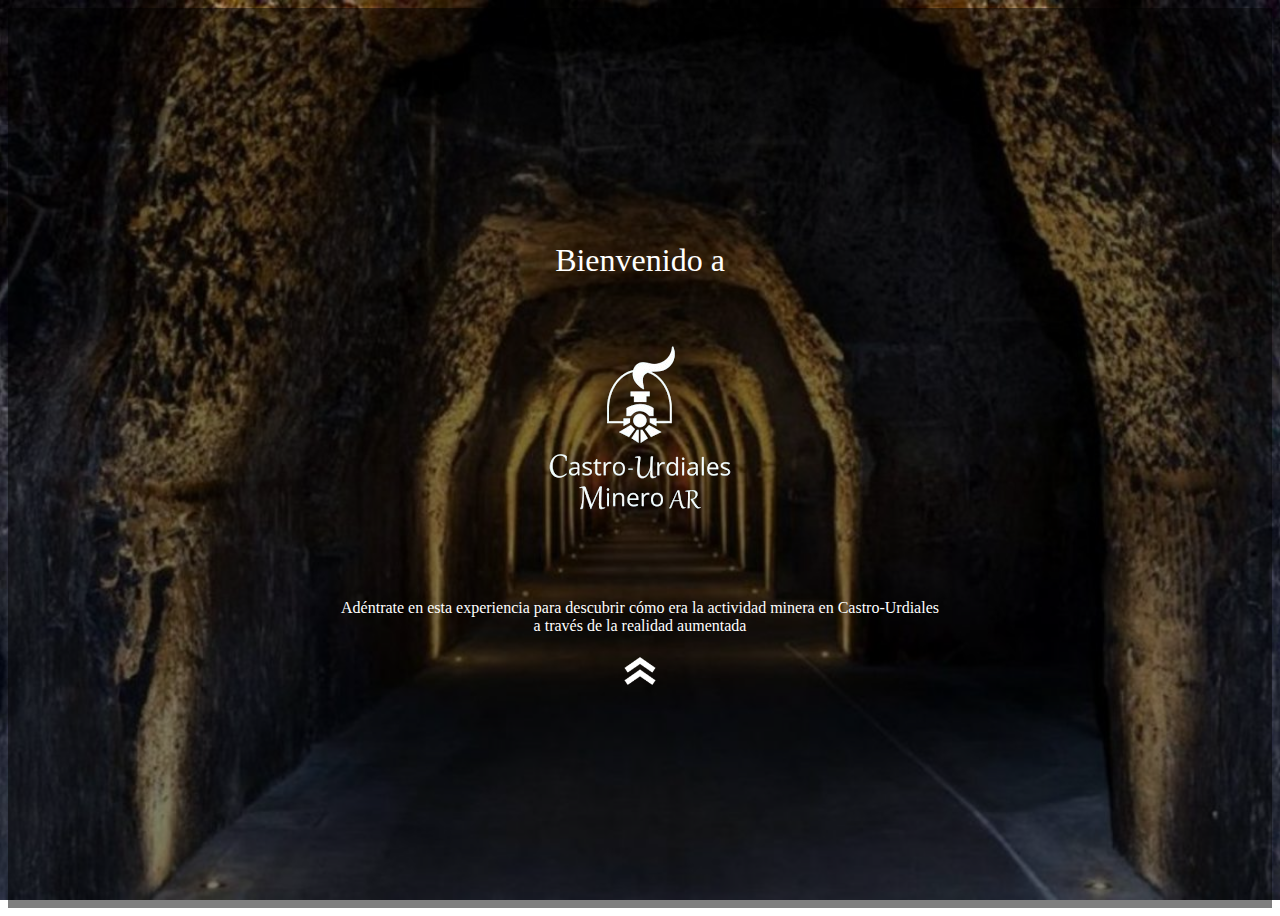
<file: index.html>
<!DOCTYPE html>
<html lang="en">
<head>
    <meta charset="UTF-8">
    <meta name="viewport" content="width=device-width, initial-scale=1.0">
    <link rel="stylesheet" href="index.css">
    <title>Rutas Mineras</title>
</head>
<body>
    <div class="contenedor">
        <h1>Bienvenido a</h1>
        <img src="img/mina.png" alt="Logo Minero AR" class="imagen">
        <p>Adéntrate en esta experiencia para descubrir cómo era la actividad minera en Castro-Urdiales a través de la realidad aumentada</p>
        <a href="mineral.html">
            <img src="img/arriba.png" alt="Ir a la página" class="imagen-boton">
        </a>
    </div>
</body>
</html>
</file>
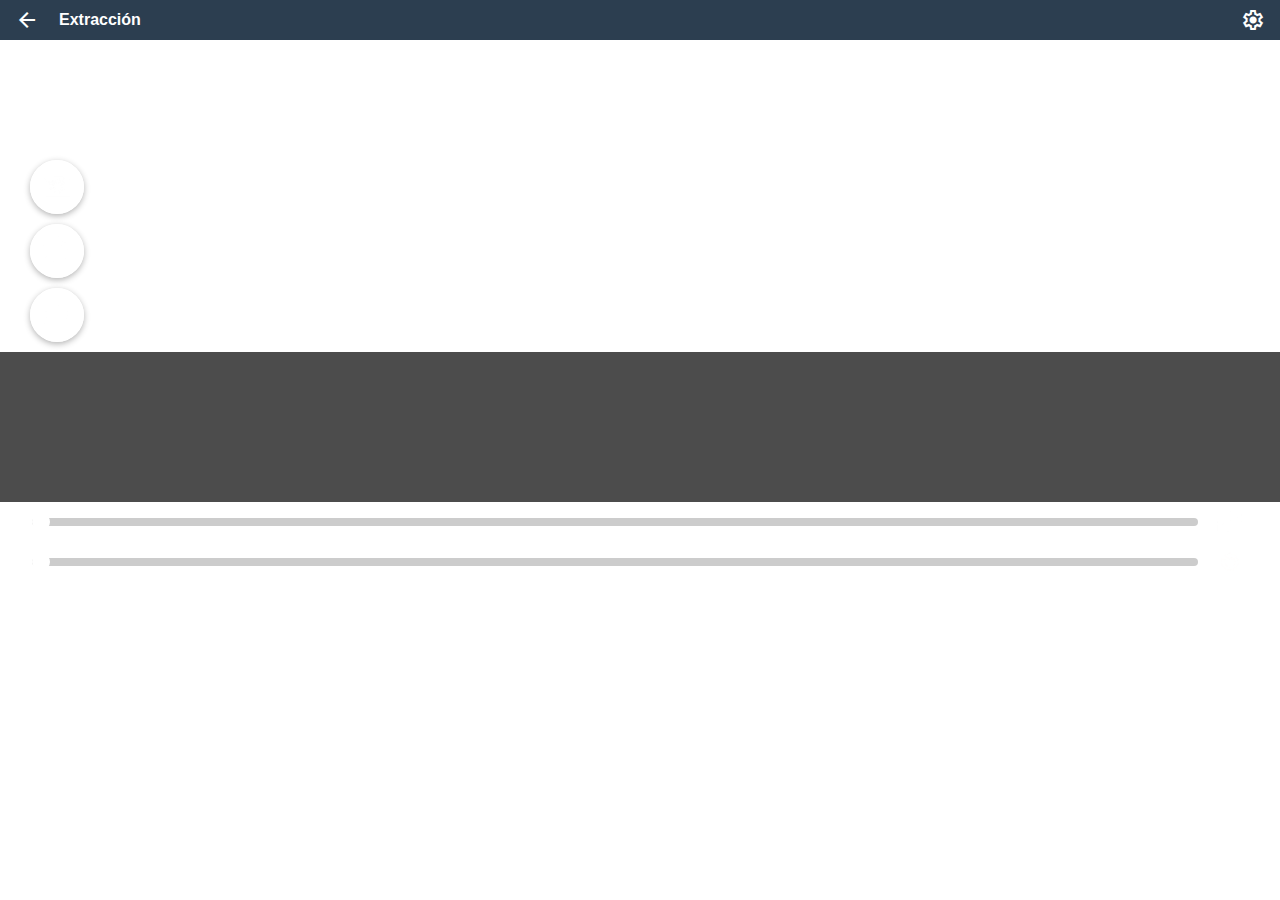
<file: extraccion.html>
<!DOCTYPE html>
<html lang="en">
<head>
    <meta charset="UTF-8">
    <meta name="viewport" content="width=device-width, initial-scale=1.0">
    <link href="https://fonts.googleapis.com/css2?family=Material+Symbols+Outlined" rel="stylesheet">
    <link rel="stylesheet" href="extraccion.css">
    <title>Extracción</title>
</head>
<body>
    <header>
        <span class="material-symbols-outlined icono" id="volver-atras">arrow_back</span>
        <h1 id="titulo">Extracción</h1>
        <span class="material-symbols-outlined icono" id="ajustes-btn">settings</span>
    </header>
    <video id="video" autoplay muted playsinline></video>
    <div class="botones-laterales">
        <img src="img\camara.png" alt="mensaje" class="boton-circular">
        <img src="img\img-altavoz.png" alt="altavoz" class="boton-circular">
        <img src="img\img-bocadillo.png" alt="recargar" class="boton-circular">
    </div>
    <div class="recuadro-texto"></div>
    <div class="slider-1">
        <input type="range" id="zoom" min="0" max="100" value="0">
        <img src="img/zoom.png" alt="Brillo" class="icono-slider">
    </div>
    <div class="slider-2">
        <input type="range" id="recargar" min="0" max="100" value="0">
        <img src="img/recargar.png" alt="Recargar" class="icono-slider">
    </div>
</body>
</html>
</file>
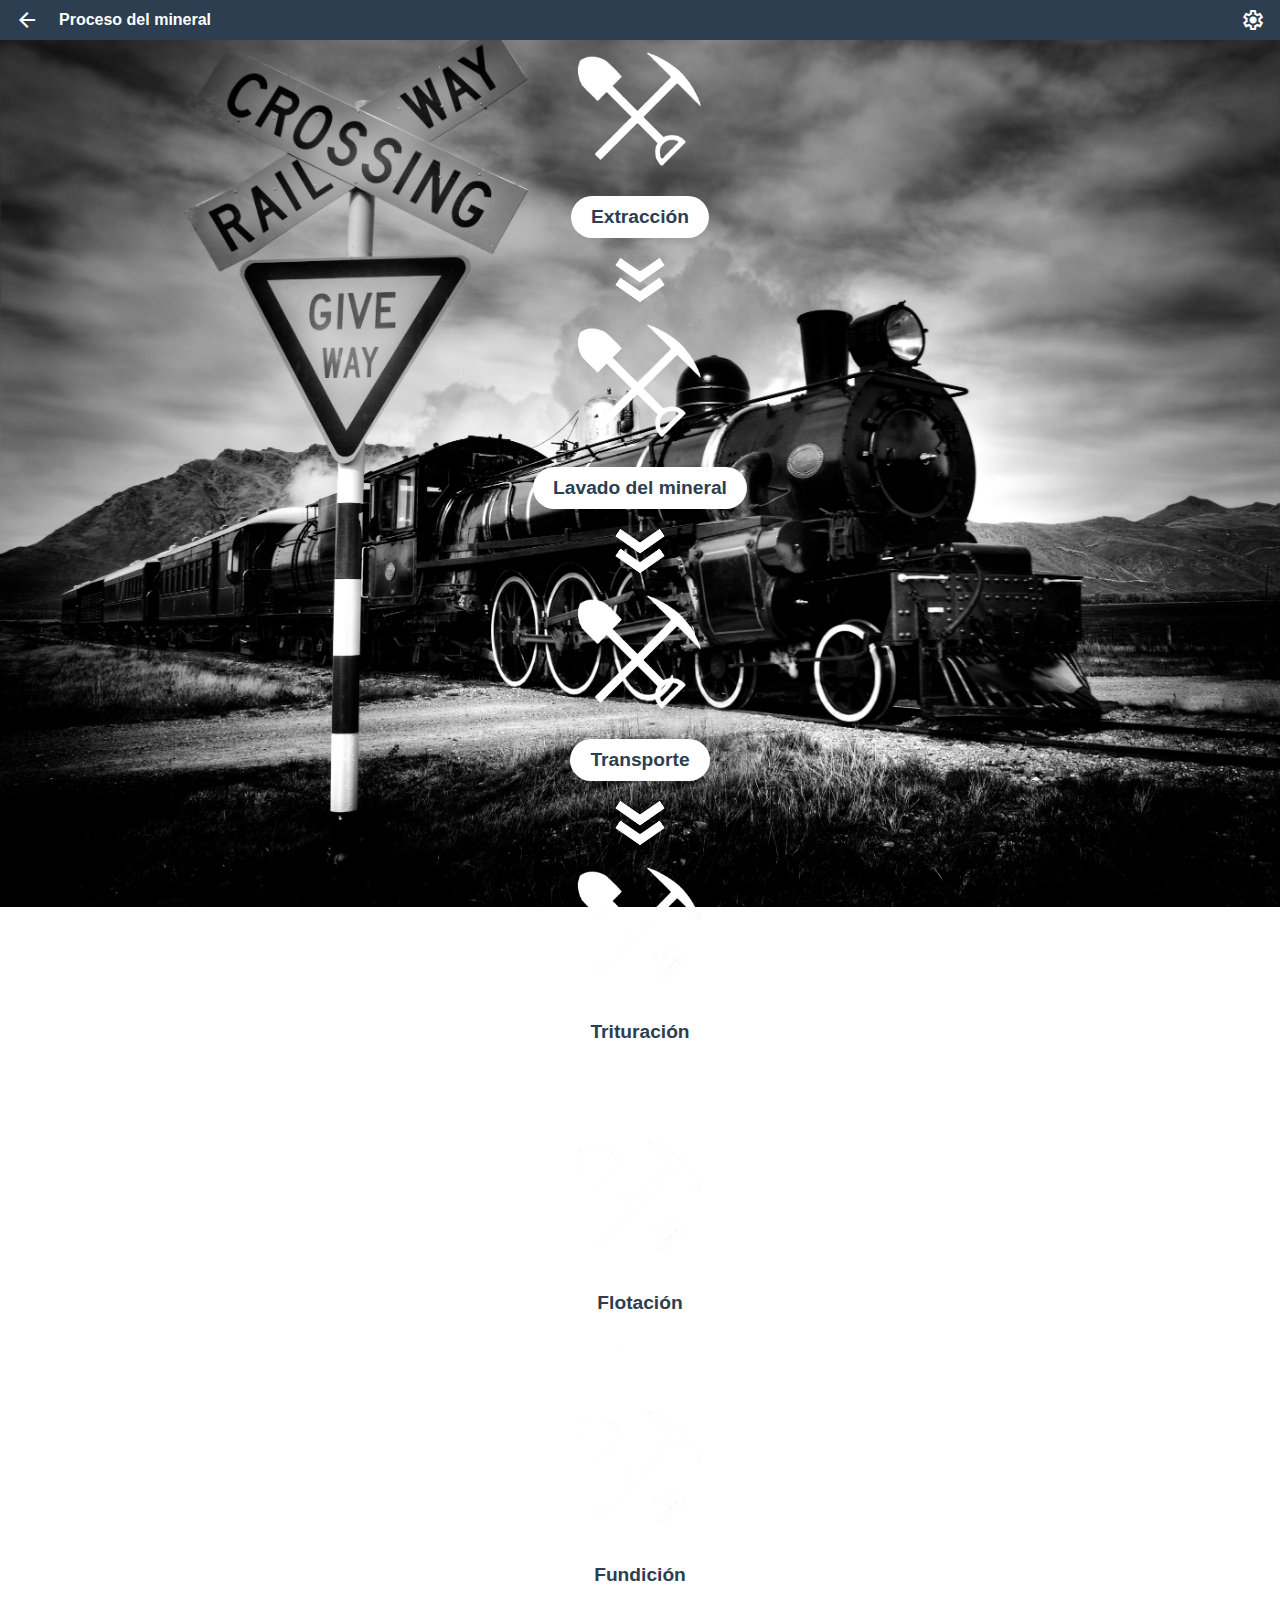
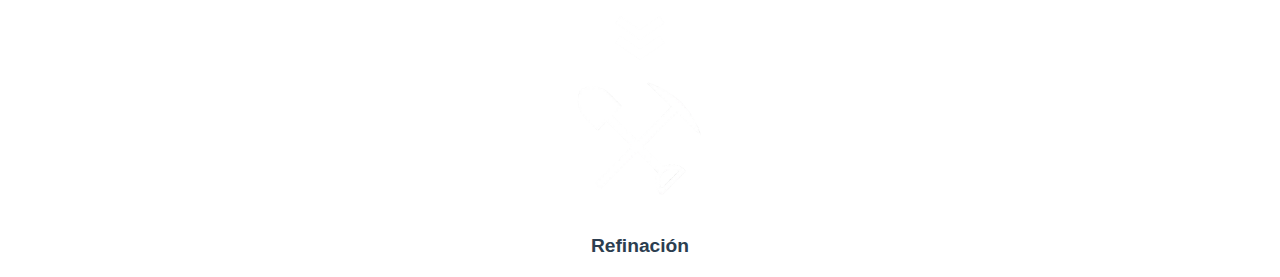
<file: mineral.html>
<!DOCTYPE html>
<html lang="en">
<head>
    <meta charset="UTF-8">
    <meta name="viewport" content="width=device-width, initial-scale=1.0">
    <link href="https://fonts.googleapis.com/css2?family=Material+Symbols+Outlined" rel="stylesheet">
    <link rel="stylesheet" href="mineral.css">
    <title>Proceso</title>
</head>
<body>
    <header>
        <span class="material-symbols-outlined icono" id="volver-atras">arrow_back</span>
        <h1 id="titulo">Proceso del mineral</h1>
        <span class="material-symbols-outlined icono" id="ajustes-btn">settings</span>
    </header>
    <div id="extraccion-mineral">
        <img src="img/pico.png" alt="Extracción del material" class="imagen-herramientas">
        <p class="pildora" data-nombre="extracción">Extracción</p>
        <img src="img/flecha.png" alt="flechas" class="flechas">
    </div>
    <div id="lavado">
        <img src="img/pico.png" alt="Lavado del material" class="imagen-herramientas">
        <p class="pildora" data-nombre="lavado del mineral">Lavado del mineral</p>
        <img src="img/flecha.png" alt="flechas" class="flechas">
    </div>
    <div id="transporte">
        <img src="img/pico.png" alt="Transporte del material" class="imagen-herramientas">
        <p class="pildora" data-nombre="transporte">Transporte</p>
        <img src="img/flecha.png" alt="flechas" class="flechas">
    </div>
    <div id="trituracion">
        <img src="img/pico.png" alt="Trituración del material" class="imagen-herramientas">
        <p class="pildora" data-nombre="trituracion">Trituración</p>
        <img src="img/flecha.png" alt="flechas" class="flechas">
    </div>
    <div id="flotacion">
        <img src="img/pico.png" alt="Flotación del material" class="imagen-herramientas">
        <p class="pildora" data-nombre="flotacion">Flotación</p>
        <img src="img/flecha.png" alt="flechas" class="flechas">
    </div>
    <div id="fundicion">
        <img src="img/pico.png" alt="Fundición del material" class="imagen-herramientas">
        <p class="pildora" data-nombre="fundicion">Fundición</p>
        <img src="img/flecha.png" alt="flechas" class="flechas">
    </div>
    <div id="refinacion">
        <img src="img/pico.png" alt="Refinación del material" class="imagen-herramientas">
        <p class="pildora" data-nombre="refinacion">Refinación</p>
    </div>

    <script src="mineral.js"></script>
</body>
</html>
</file>
<file: index.css>
body {
    background-image: url('img/tunel.jpg');
    background-size: cover; /* El fondo cubre toda la pantalla */
    background-position: center center; /* Centra la imagen de fondo */
    background-repeat: no-repeat; /* No repite la imagen */
    background-attachment: fixed; /* Deja el fondo fijo en escritorio */
    height: 100vh;
    display: flex;
    justify-content: center;
    align-items: center;
    position: relative; /* Necesario para el ::before */
    z-index: 0;
    overflow: hidden; 
}

body::before {
    content: "";
    position: absolute;
    top: 0;
    left: 0;
    right: 0;
    bottom: 0;
    background-color: rgba(0, 0, 0, 0.5); /* Filtro oscuro */
    z-index: -1; /* Detrás del contenido */
}

.contenedor {
    text-align: center;
    padding: 20px;
    border-radius: 20px;
    color: white;
    max-width: 600px;
}

h1 {
    font-weight: normal;
    margin-bottom: 0px;
}

.imagen {
    max-width: 100%;
    height: auto;
}

.imagen-boton {
    width: 40px;
    height: auto;
}

/* Solución específica para dispositivos móviles */
@media (max-width: 767px) {
    html, body {
        overflow-x: hidden;
        overflow-y: hidden;
    }
    body {
        background-attachment: scroll; /* Desactiva el fondo fijo en móviles */
        justify-content: flex-start;
        align-items: flex-start;
    }
    
    p {
        padding-top:250px;
        margin-left: 30px;
        margin-right: 30px;
    }

    .imagen-boton{
        padding-top: 40px;
    }
}
</file>
<file: extraccion.css>
body {
    margin: 0;
    font-family: sans-serif;
    overflow-x: hidden;
}

header {
    display: flex;
    align-items: center;
    justify-content: space-between;
    padding: 8px 15px;
    background-color: #2C3E50;
    color: white;
}

.icono {
    font-family: 'Material Symbols Outlined';
    font-size: 24px;
    cursor: pointer;
    user-select: none;
}

#volver-atras {
    padding-right: 20px;
}

#titulo {
    font-size: 1rem;
    margin: 0;
    flex-grow: 1;
    text-align: left;
}

.botones-laterales {
    padding-top: 120px;
    display: flex;
    flex-direction: column;
    gap: 10px;
    padding-left: 30px;
    padding-bottom: 10px;
}

.boton-circular {
    width: 40px;
    height: 40px;
    border-radius: 50%;
    border: 2px solid white;
    padding: 5px;
    cursor: pointer;
    box-shadow: 0 2px 6px rgba(0,0,0,0.3);
    object-fit: contain;
}

/* Recuadro negro transparente con texto */
.recuadro-texto {
    height: 150px;
    background-color: rgba(0, 0, 0, 0.7);
    color: white;
    display: flex;
    justify-content: center;
    align-items: center;
    text-align: center;
    font-size: 14px;
}

.slider-1 {
    display: flex;
    align-items: center;
    width: calc(100% - 60px);
    gap: 10px;
    padding-left: 30px;
}
.slider-2 {
    display: flex;
    align-items: center;
    width: calc(100% - 60px);
    gap: 10px;
    padding-left: 30px;
}

.icono-slider {
    width: 40px;
    height: 40px;
    object-fit: contain;
}

input[type="range"] {
    width: 100%;
    -webkit-appearance: none;
    appearance: none;
    height: 8px;
    background: #ccc;
    border-radius: 4px;
    cursor: pointer;
}

input[type="range"]::-webkit-slider-thumb {
    -webkit-appearance: none;
    appearance: none;
    width: 18px;
    height: 18px;
    background: #ffffff;
    border-radius: 50%;
    cursor: pointer;
}

input[type="range"]::-moz-range-thumb {
    width: 18px;
    height: 18px;
    background: #2C3E50;
    border-radius: 50%;
    cursor: pointer;
}

#video {
    position: fixed;
    top: 0;
    left: 0;
    width: 100%;
    height: 100%;
    object-fit: cover;
    z-index: -1;
}

@media (max-width: 767px) {
    .botones-laterales {
        padding-top: 160px;
        gap: 30px;
    }
    .recuadro-texto {
        height: 180px;
    }
    .slider-1 {
        padding-top: 30px;
    }
}
</file>
<file: mineral.css>
body {
    margin: 0;
    font-family: sans-serif;
    background-image: url('img/locomotora.jpg');
    background-size: cover;
    /* La imagen cubre toda la pantalla */
    background-position: center center;
    /* Centra la imagen */
    background-repeat: no-repeat;
    /* Evita que la imagen se repita */
    background-attachment: fixed;
    /* Hace que la imagen permanezca fija mientras haces scroll */
}

header {
    display: flex;
    align-items: center;
    justify-content: space-between;
    padding: 8px 15px;
    background-color: #2C3E50;
    color: white;
}

.icono {
    font-family: 'Material Symbols Outlined';
    font-size: 24px;
    cursor: pointer;
    user-select: none;
}

#volver-atras {
    padding-right: 20px;
}

/* Título */
#titulo {
    font-size: 1rem;
    margin: 0;
    flex-grow: 1;
    text-align: left;
}

#extraccion-mineral {
    text-align: center;
    /* Centra el texto dentro del div */
    display: flex;
    flex-direction: column;
    /* Coloca los elementos en columna */
    justify-content: center;
    align-items: center;
    /* Centra los elementos dentro del div */
}

.imagen-herramientas {
    width: 10%;
    /* Ajusta el tamaño */
    height: auto;
    /* Mantiene la proporción */
}

.pildora {
    background-color: white;
    /* Fondo blanco */
    color: #2C3E50;
    /* Color del texto (oscuro para que contraste) */
    padding: 10px 20px;
    /* Espaciado interno */
    border-radius: 30px;
    /* Hace los bordes muy redondeados */
    font-size: 1.2rem;
    /* Tamaño del texto */
    font-weight: bold;
    /* Texto más grueso */
    text-align: center;
    /* Centrado */
    width: fit-content;
    /* El ancho se adapta al contenido */
    margin: 10px auto;
    /* Centrado horizontalmente con margen */
    cursor: pointer;
}

.flechas {
    width: 5%;
    /* Ajusta el tamaño según lo necesites */
    height: auto;
    /* Mantiene la proporción */
}

#lavado {
    text-align: center;
    display: flex;
    flex-direction: column;
    justify-content: center;
    align-items: center;
}

#transporte {
    text-align: center;
    display: flex;
    flex-direction: column;
    justify-content: center;
    align-items: center;
}

#trituracion {
    text-align: center;
    display: flex;
    flex-direction: column;
    justify-content: center;
    align-items: center;
}

#flotacion {
    text-align: center;
    display: flex;
    flex-direction: column;
    justify-content: center;
    align-items: center;
}

#fundicion {
    text-align: center;
    display: flex;
    flex-direction: column;
    justify-content: center;
    align-items: center;
}

#refinacion {
    text-align: center;
    display: flex;
    flex-direction: column;
    justify-content: center;
    align-items: center;
}

@media (max-width: 767px) {
    
    .imagen-herramientas {
        width: 30%;
    }
    .flechas {
        width: 20%;
    }
}
</file>
